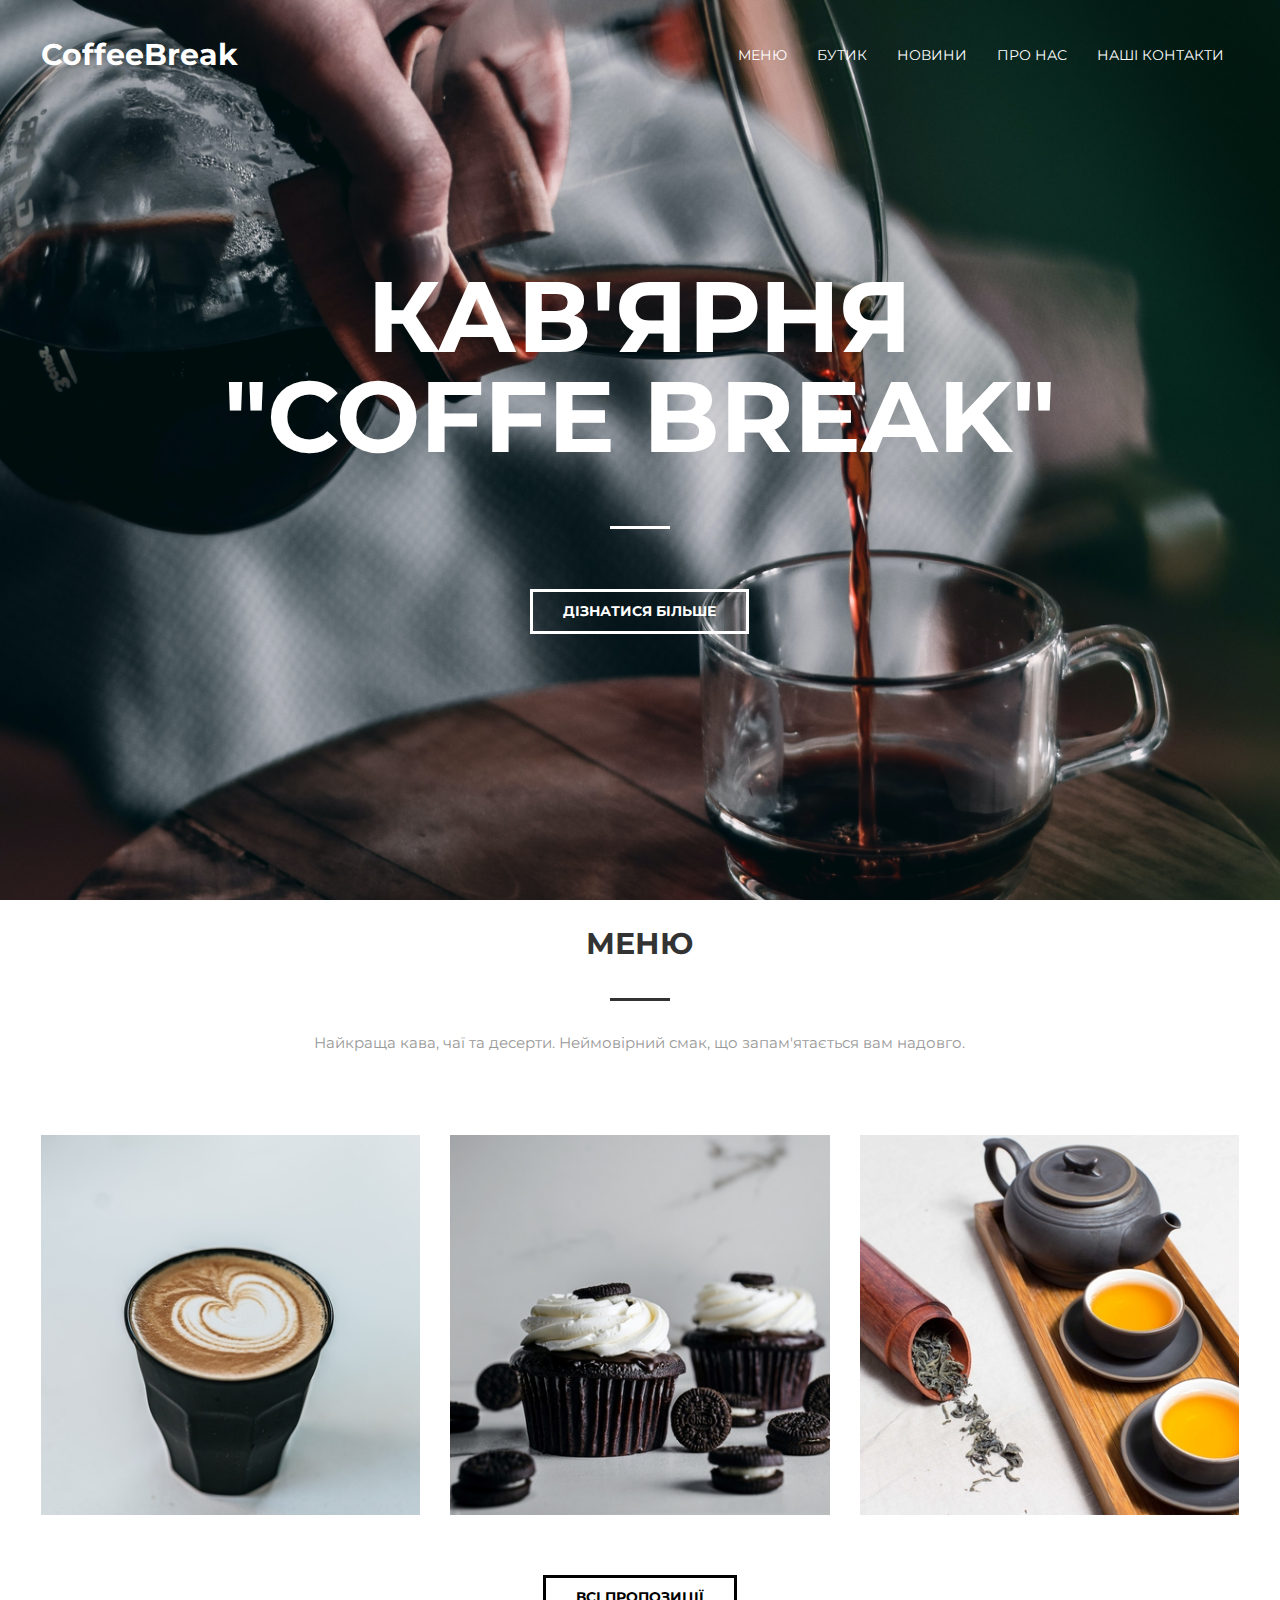
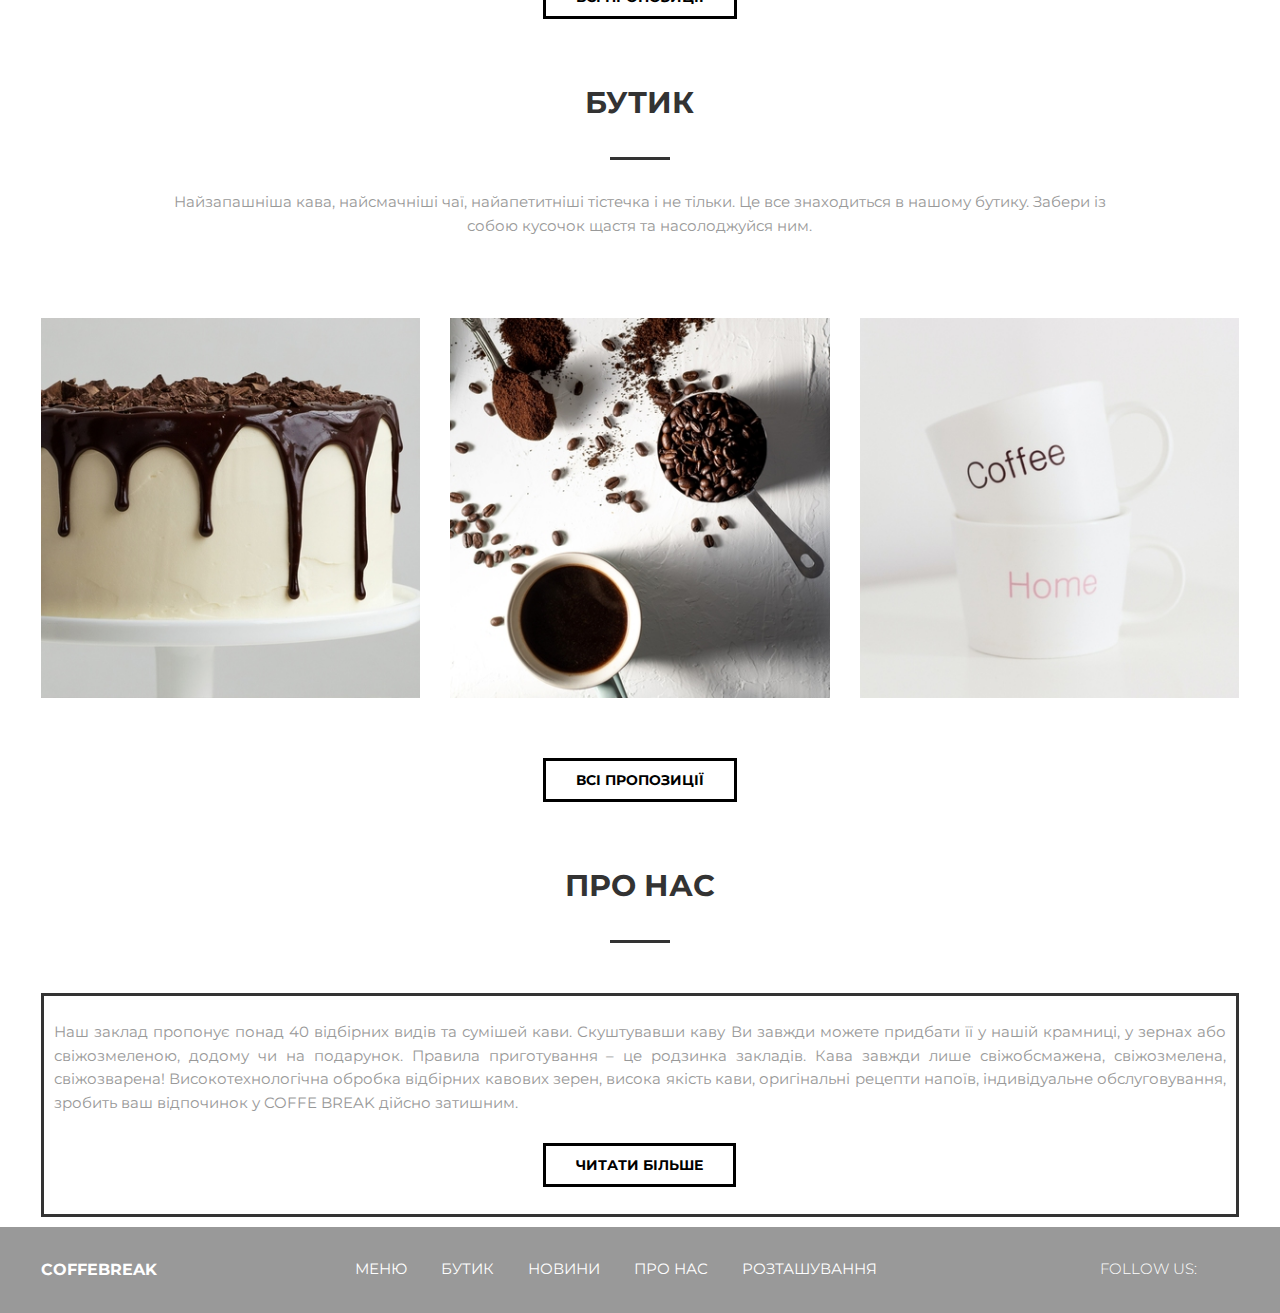
<file: index.html>
<!DOCTYPE html>
<html lang="en">
<head>
    <meta charset="UTF-8">
    <meta name="viewport" content="width=device-width, initial-scale=1">
    <link rel="stylesheet" href="assets/css/style.css">
    <link href="https://fonts.googleapis.com/css?family=Kaushan+Script|Montserrat:400,700&amp;subset=cyrillic-ext" rel="stylesheet">
    <link rel="stylesheet" href="https://use.fontawesome.com/releases/v5.0.8/css/all.css" integrity="sha384-3AB7yXWz4OeoZcPbieVW64vVXEwADiYyAEhwilzWsLw+9FgqpyjjStpPnpBO8o8S" crossorigin="anonymous">
    <title>CoffeBreak</title>
</head>
<body>

 

<header class="header">
    <div class="container">
        <div class="header__inner">
            <div class="header__logo">CoffeeBreak</div>

            <nav class="nav">
                <!-- /.Випадаюче меню -->
                <ul class="nav__list">
                    <li>
                <a class="nav__link" href="menu.html">Меню</a>
                   <ul class="sub-menu__list">
                    <li>
                        <a href="" class="sub-menu__link">Наша кава</a>

                       
                    </li>

                      <li>
                        <a href="" class="sub-menu__link">Десерти</a>
                    </li>
                      <li>
                        <a href="" class="sub-menu__link">Чайні напої</a>
                    </li>
                   </ul>

                    </li>
             <li>   <a class="nav__link" href="#">Бутик</a>
                        <ul class="sub-menu__list">
                    <li>
                        <a href="" class="sub-menu__link">Кава в зернах</a>
                    </li>
                      <li>
                        <a href="" class="sub-menu__link">Торти</a>
                    </li>
                      <li>
                        <a href="" class="sub-menu__link">Сувеніри</a>
                    </li>
                   </ul>
                </li>
                
                <a class="nav__link" href="#">Новини</a>
                <a class="nav__link" href="#">Про нас</a>
                <a class="nav__link" href="about.html">Наші контакти</a>
               </ul>
            </nav>

            

             <div class="hamburger-menu">
                  <input id="menu__toggle" type="checkbox" />
                    <label class="menu__btn" for="menu__toggle">
                <span></span>
                 </label>
               <ul class="menu__box">
                    <li><a class="menu__item" href="menu.html">Меню</a></li>
                    <li><a class="menu__item" href="#">Бутик</a></li>
                    <li><a class="menu__item" href="#">Новини</a></li>
                    <li><a class="menu__item" href="#">Про нас</a></li>
                    <li><a class="menu__item" href="about.html">Наші контакти</a>
                    </li>
                    </ul>
       </div>

        </div>
    </div>
</header>

      

<div class="intro">
         <div class="container">
        <div class="intro__inner">
            
            <h1 class="intro__title">Кав'ярня</h1>
            <h3 class="intro__titlee">"Coffe Break"</h3>

            <a class="btn" href="#">Дізнатися більше</a>
        </div>
    </div>


 </div>

  <section class="section">
      <div class="container">
          <div class="section__header">
            
            <h2 class="section__title">Меню</h2>
            <div class="section__text">
                <p>Найкраща кава, чаї та десерти. Неймовірний смак, що запам'ятається вам надовго.</p>
            </div>
        </div>

        <div class="card">
            <div class="card__item">
                <div class="card__inner">
                    <div class="card__img">
                        <img src="assets/images/obrobkacofe.jpg" alt="" >
                    </div>
                    <div class="card__text">Наша кава</div>
                </div>
            </div>


            <div class="card__item">
                <div class="card__inner">
                    <div class="card__img">
                        <img src="assets/images/obrobkatistechko.jpg" alt="" >
                    </div>
                    <div class="card__text">Фірмові десерти</div>
                </div>
            </div>

            <div class="card__item">
                <div class="card__inner">
                    <div class="card__img">
                        <img src="assets/images/obrobkatea.jpg" alt="" >
                    </div>
                    <div class="card__text">Наші чаї</div>
                </div>
            </div>

        </div>

        <div class="button">
            <a class="btnmenu" href="#">Всі пропозиції</a>
        </div>

        <div class="section__header">
            
            <h2 class="section__title">Бутик</h2>
            <div class="section__text">
                <p>Найзапашніша кава, найсмачніші чаї, найапетитніші тістечка і не тільки. Це все знаходиться в нашому бутику. Забери із собою кусочок щастя та насолоджуйся ним.</p>
            </div>
        </div>

        <div class="card">
            <div class="card__item">
                <div class="card__inner">
                    <div class="card__img">
                        <img src="assets/images/obrobkacake.jpg" alt="" >
                    </div>
                    <div class="card__text">Торти на замовлення</div>
                </div>
            </div>

            <div class="card__item">
                <div class="card__inner">
                    <div class="card__img">
                        <img src="assets/images/obrobkakava.jpg" alt="" >
                    </div>
                    <div class="card__text">Наша кава в зернах</div>
                </div>
            </div>

            <div class="card__item">
                <div class="card__inner">
                    <div class="card__img">
                        <img src="assets/images/obrobkasouvenirs.jpg" alt="" >
                    </div>
                    <div class="card__text">Сувеніри</div>
                </div>
            </div>

        </div>

        <div class="button">
            <a class="btnmenu" href="#">Всі пропозиції</a>
        </div>
        <div class="section__header">
            <h2 class="section__title">Про нас</h2>
        </div>
        <div class="about">
            <div class="about__item">
                 <img class="about_img" src="assets/images/last.jpg" alt="" >
            </div>
            <div class="about__itemm">
                <div class="accordion">
                    <div class="accordion_itemm">
                        <div class="accordion_content">
                            <p>
                                Наш заклад пропонує понад 40 відбірних видів та сумішей кави. Скуштувавши каву Ви завжди можете придбати її у нашій крамниці, у зернах або свіжозмеленою, додому чи на подарунок. Правила приготування – це родзинка закладів. Кава завжди лише свіжобсмажена, свіжозмелена, свіжозварена! Високотехнологічна обробка відбірних кавових зерен, висока якість кави, оригінальні рецепти напоїв, індивідуальне обслуговування, зробить ваш відпочинок у COFFE BREAK дійсно затишним.
                            </p>
                        </div>
                        <div class="buttonn">
                             <a class="btnmenu" href="#">Читати більше</a>
                        </div>
                    </div>
                </div>

            </div> </div>
                 <!--
            <div class="section__header">
            <h2 class="section__title">Наша атмосфера</h2>
            </div>
             -->
      </div> <!-- /.container -->
         <!-- /.  Відео 
         <div class="introoo">
                <div class="video">
                     <video class="video_media" src="assets/images/video1280.mp4" autoplay muted loop></video>
                </div>
                
        </div>
              Відео -->
  </section>

  
  <footer class="footer">
      <div class="container">
          <div class="footer_inner">
                  <div class="footer_logo">CoffeBreak</div>       
            <nav class="navv">
                <a class="navv__link" href="#">Меню</a>
                <a class="navv__link" href="#">Бутик</a>
                <a class="navv__link" href="#">Новини</a>
                <a class="navv__link" href="#">Про нас</a>
                <a class="navv__link" href="#">Розташування</a>
            </nav>
                  <div class="footer_social-content">
                      Follow Us:
                        <a href="#" target="_blank">
                            <i class="fab fa-facebook-f"></i>
                        </a>
                        <a href="#" target="_blank">
                            <i class="fab fa-telegram-plane"></i>
                        </a>
                        <a href="#" target="_blank">
                            <i class="fab fa-instagram"></i>
                        </a>
                   </div>
          </div>
      </div>
  </footer> 


</body>
</html>
</file>
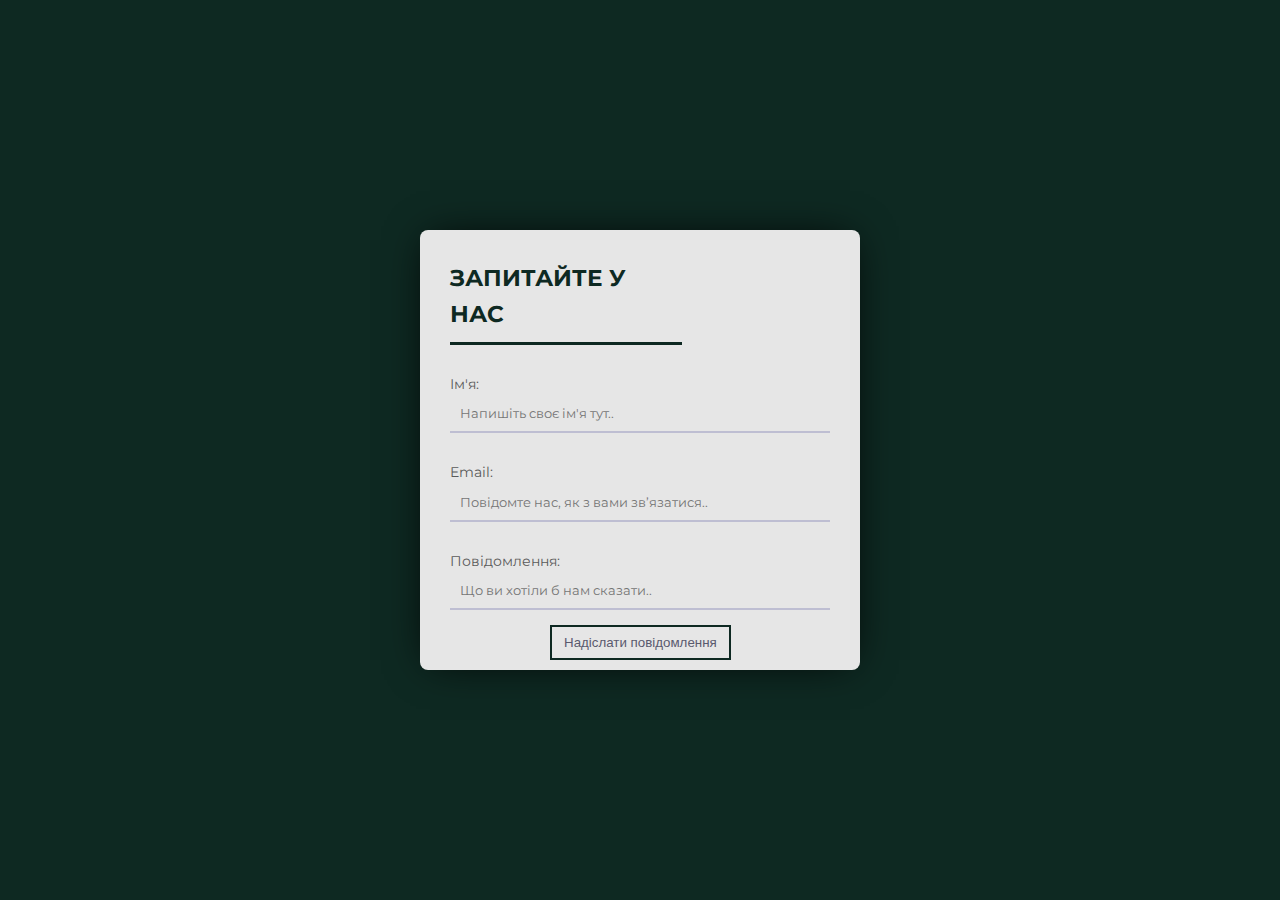
<file: about.html>
<!DOCTYPE html>
<html lang="en">
<head>
	<meta charset="UTF-8">
	<meta name="viewport" content="width=device-width, initial-scale=1.0">
	<link rel="stylesheet" href="assets/css/about.css">
	<link href="https://fonts.googleapis.com/css?family=Kaushan+Script|Montserrat:400,700&amp;subset=cyrillic-ext" rel="stylesheet">
	<title>Контакти</title>
</head>
<body>



     <div class="introoo">
    <div class="container"> 

	<form class="form">
  <h2>ЗАПИТАЙТЕ У НАС</h2>
  <p type="Ім'я:"><input placeholder="Напишіть своє ім'я тут.."></input></p>
  <p type="Email:"><input placeholder="Повідомте нас, як з вами зв’язатися.."></input></p>
  <p type="Повідомлення:"><input placeholder="Що ви хотіли б нам сказати.."></input></p>
  <button>Надіслати повідомлення</button>
         <!-- 
  <div>
    <span class="fa fa-phone"></span>(+380)99-999-9999
    <span class="fa fa-envelope-o"></span> coffebreak@gmail.com
  </div>
        /.container -->
  </form>
    </div>

     </div>




	
</body>
</html>
</file>
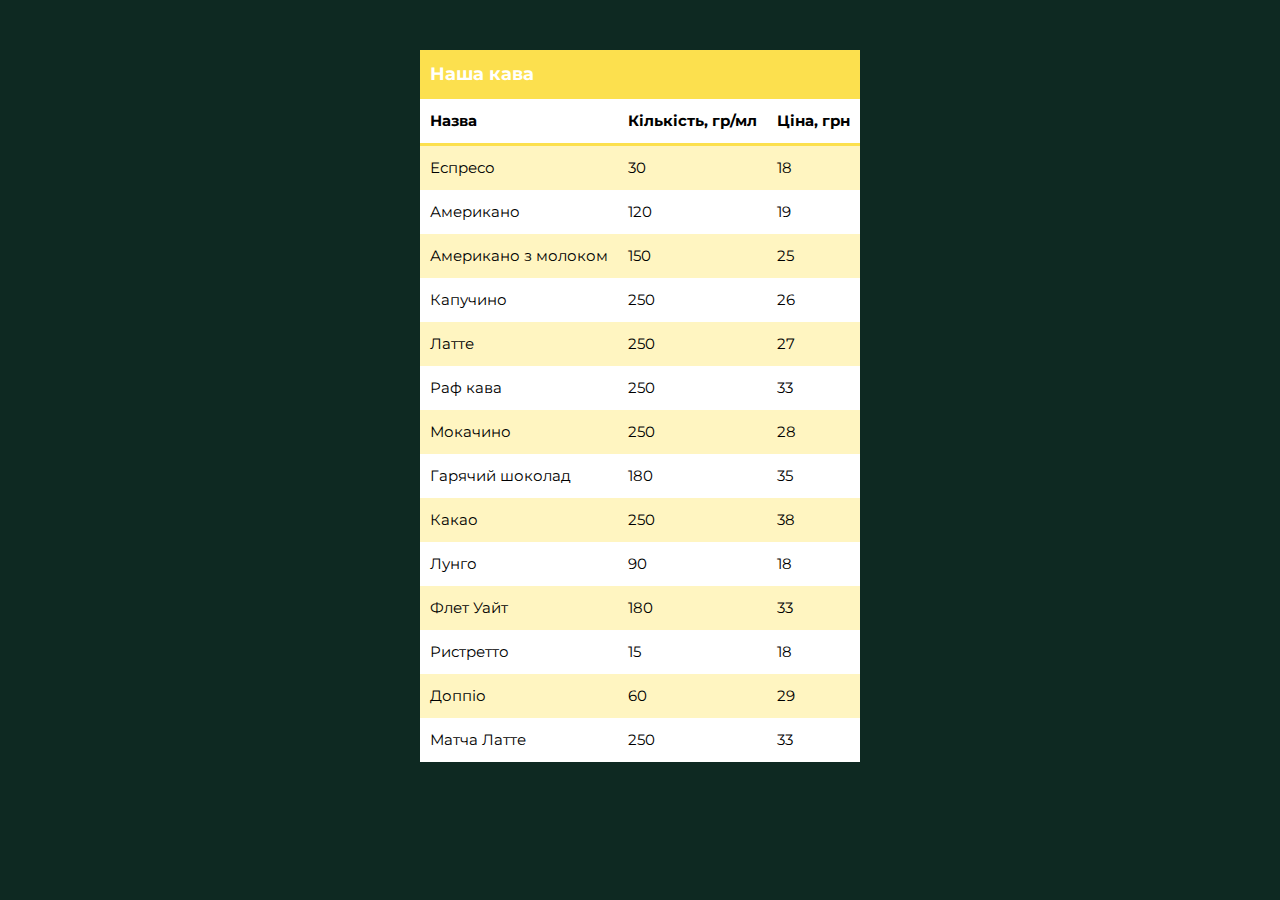
<file: menu.html>
<!DOCTYPE html>
<html lang="en">
<head>
	<meta charset="UTF-8">
	<meta name="viewport" content="width=device-width, initial-scale=1.0">
	<link rel="stylesheet" href="assets/css/menu.css">
	<link href="https://fonts.googleapis.com/css?family=Kaushan+Script|Montserrat:400,700&amp;subset=cyrillic-ext" rel="stylesheet">
	<title>Меню</title>
</head>
<body>


<div class="container">
	<table>
  <caption>
    Наша кава
  </caption>
  <tr>
    <th>Назва</th>
    <th>Кількість, гр/мл</th>
    <th>Ціна, грн</th>
  </tr>
  <tr>
    <td>Еспресо</td><td>30</td>
    <td>18</td>
  </tr>
  <tr>
    <td>Американо</td>
    <td>120</td>
    <td>19</td>
  </tr>
  <tr>
    <td>Американо з молоком</td>
    <td>150</td>
    <td>25</td>
  </tr>
  <tr>
    <td>Капучино</td>
    <td>250</td>
    <td>26</td>
  </tr>
  <tr>
    <td>Латте</td>
    <td>250</td>
    <td>27</td>
  </tr>
    <tr>
    <td>Раф кава</td>
    <td>250</td>
    <td>33</td>
  </tr>
    <tr>
    <td>Мокачино</td>
    <td>250</td>
    <td>28</td>
  </tr>
    <tr>
    <td>Гарячий шоколад</td>
    <td>180</td>
    <td>35</td>
  </tr>
      <tr>
    <td>Какао</td>
    <td>250</td>
    <td>38</td>
  </tr>
     <tr>
    <td>Лунго</td>
    <td>90</td>
    <td>18</td>
  </tr>
        <tr>
    <td>Флет Уайт</td>
    <td>180</td>
    <td>33</td>
  </tr>
        <tr>
    <td>Ристретто</td>
    <td>15</td>
    <td>18</td>
  </tr>
        <tr>
    <td>Доппіо</td>
    <td>60</td>
    <td>29</td>
  </tr>
        <tr>
    <td>Матча Латте</td>
    <td>250</td>
    <td>33</td>
  </tr>
</table>

</div>
	
</body>
</html>
</file>
<file: assets/css/style.css>
body {
    margin: 0;
    font-family: 'Montserrat', sans-serif;

    font-size: 15px;
    line-height: 1.6;
    color: #333;
}

*,
*:before,
*:after {
    box-sizing: border-box;
}

h1, h2, h3, h4, h5, h6 {
    margin: 0;
}


/* Container */
.container {
    width: 96%;
    max-width: 1230px;
    padding: 0 15px;
    margin: 0 auto;
}




/* Intro */
.intro {
    display: flex;
    flex-direction: column;
    justify-content: center;
    width: 100%;
    height: 100vh;
    min-height: 820px;



    background: url("../images/fon7.jpg") center no-repeat;
    -webkit-background-size: cover;
    background-size: cover;
}
/*
.introoo {
    max-height: 100vh; /*висоту блоку рівна зоні нашого перегляду
    overflow: hidden;
    position: relative;
    margin-bottom: 50px;

}*/


.intro__inner {
    width: 100%;
    max-width: 880px;
    margin: 0 auto;

    text-align: center;
}


.intro__title {
    color: #FFFFFF;
    font-size: 100px;
    font-weight: 700;
    text-transform: uppercase;

    line-height: 1;
}
.intro__titlee {
    color: #FFFFFF;
    font-size: 100px;
    font-weight: 700;
    text-transform: uppercase;

    line-height: 1;
}

.intro__titlee:after {
    content: "";
    display: block;
    width: 60px;
    height: 3px;
    margin: 60px auto;

    background-color: #fff;
}


/* Header */
.header {
    width: 100%;
    padding-top: 30px;

    position: absolute;
    top: 0;
    left: 0;
    right: 0;
    z-index: 1000;
}

/*
.header.fixed {
    background-color: #0E2922;
    box-shadow: 0 3px 10px rgba(0, 0, 0, 0.2); тінь для шапки

    position: fixed;
    top: 0;
    left: 0;
    right: 0;

    transform: translate3d(0, 0, 0);
}

.header.active {
    background-color: #0E2922;
}
*/


.header__inner {
    display: flex;
    justify-content: space-between;
    align-items: center;
}

.header__logo {
    font-size: 30px;
    font-weight: 700;
    color: #fff;
}


/*Випадаюче меню*/

.nav__list {
    display: flex;

}

.nav__list a{
    text-decoration: none;
}

.nav__list li{
    list-style: none;
    position: relative;


}
.nav__list>li:hover .sub-menu__list {
    display: block;

}

.sub-menu__list {
    position: absolute;
    min-width: 140px;
    display: none;
    

    left: 0;
    padding: 5px 0px 0px 0px;
    
}

.sub-menu__list>li{
     background-color: #0E2922;
}

.sub-menu__link {
    color: #fff;
    font-size: 14px;
    display: inline-block;
    padding: 5px 8px;
   
}


.sub-menu__link:hover {
    width: 100%;
   background-color: #245F4F;
}

.sub-menu__link:hover:after,
.sub-menu__link.active:after {
    opacity: 1;


}

/*
 .sub-menu__link:after {
    content: "";
    display: block;
    width: 100%;
    height: 3px;

    background-color: #fff;
    opacity: 0;

    position: absolute;
    top: 100%;
    left: 0;
    z-index: 1;

    transition: opacity .1s linear;
}*/

 /*
.sub-sub-menu__link {
    color: #fff;
    text-align: justify;
}*/

/*
.form{
    width:340px;
    height:440px;
    background:#e6e6e6;
    border-radius:8px;
    box-shadow:0 0 40px -10px #000;
    margin:calc(50vh - 220px) auto;
    padding:20px 30px;
    max-width:calc(100vw - 40px);
    box-sizing:border-box;
    font-family:'Montserrat',sans-serif;position:relative
}
h5{
    margin:10px 0;
    padding-bottom:10px;
    width:180px;
    color:#78788c;
    border-bottom:3px solid #78788c
}
input{
    width:100%;
    padding:10px;
    box-sizing:border-box;
    background:none;
    outline:none;
    resize:none;
    border:0;
    font-family:'Montserrat',sans-serif;transition:all .3s;
    border-bottom:2px solid #bebed2}
input:focus{
    border-bottom:2px solid #78788c
}
p:before{
    content:attr(type);
    display:block;
    margin:28px 0 0;
    font-size:14px;color:#5a5a5a
}
button{
    float:right;padding:8px 12px;
    margin:8px 0 0;font-family:'Montserrat',sans-serif;
    border:2px solid #78788c;
    background:0;
    color:#5a5a6e;
    cursor:pointer;
    transition:all .3s}
button:hover{background:#78788c;color:#fff}
div{content:'Hi';
    position:absolute;
    bottom:-15px;
    right:-20px;
    background:#50505a;
    color:#fff;
    width:320px;
    padding:16px 4px 16px 0;
    border-radius:6px;
    font-size:13px;
    box-shadow:10px 1
}

*/





/* Nav */
.nav {
    font-size: 14px;
    text-transform: uppercase;
}

.nav__link {
    display: inline-block;
    vertical-align: top;
    margin: 0 15px;
    position: relative;

    color: #fff;
    text-decoration: none;

    transition: color .1s linear;
}

.nav__link:after {
    content: "";
    display: block;
    width: 100%;
    height: 3px;

    background-color: #fff;
    opacity: 0;

    position: absolute;
    top: 100%;
    left: 0;
    z-index: 1;

    transition: opacity .1s linear;
}

.nav__link:hover {
    color: #fff;
}

.nav__link:hover:after,
.nav__link.active:after {
    opacity: 1;
}


.navv {
    font-size: 15px;
    width: 50%;
   text-transform: uppercase;



}

.navv__link {
    display: inline-block;
    vertical-align: top;
    margin: 0 15px;
    position: relative;

    color: #fff;
    text-decoration: none;

    transition: color .1s linear;
}

.navv__link:after {
    content: "";
    display: block;
    width: 100%;
    height: 3px;

    background-color: #fff;
    opacity: 0;

    position: absolute;
    top: 100%;
    left: 0;
    z-index: 1;

    transition: opacity .1s linear;
}

.navv__link:hover {
    color: #fff;
}

.navv__link:hover:after,
.navv__link.active:after {
    opacity: 1;
}


  /*Nav_toggle*/

.nav-toggle {
    width: 30px;
    padding: 10px 0;
    display: none;

    font-size: 0;
    color: transparent;

    border: 0;
    background: none;
    cursor: pointer;

    position: absolute;
    top: 25px;
    right: 30px;
    z-index: 1;
}

.nav-toggle__item {
    display: block;
    width: 100%;
    height: 3px;

    background-color: #fff;

    position: absolute;
    top: 0;
    right: 0;
    bottom: 0;
    left: 0;
    margin: auto;

    transition: background .2s linear;
}

.nav-toggle.active .nav-toggle__item {
    background: none;
}

.nav-toggle__item:before,
.nav-toggle__item:after {
    content: "";
    width: 100%;
    height: 3px;

    background-color: #fff;

    position: absolute;
    left: 0;
    z-index: 1;

    transition: transform .2s linear;
}

.nav-toggle__item:before {
    top: -8px;
}

.nav-toggle__item:after {
    bottom: -8px;
}



/*Перетворення ліній у хрестик!!!забрати*/
.nav-toggle.active .nav-toggle__item:before {
    transform-origin: left top;
    transform: rotate(45deg) translate3d(0px, -2px, 0)
}

.nav-toggle.active .nav-toggle__item:after {
    transform-origin: left bottom;
    transform: rotate(-45deg) translate3d(0px, 3px, 0);
}

/* Button */
.btn {
    display: inline-block;
    vertical-align: top;
    padding: 8px 30px;

    border: 3px solid #fff;

    font-size: 14px;
    font-weight: 700;
    color: #fff;
    text-transform: uppercase;
    text-decoration: none;

    transition: background .1s linear, color .1s linear;
}

.btn:hover {
    background-color: #fff;
    color: #333;
}


.button{
    width: 100%;
    max-width: 880px;
    margin: 60px auto;

    text-align: center;
}

.buttonn{
    margin: 27px auto;
    text-align: center;
}


.btnmenu {
    display: inline-block;
    vertical-align: top;
    padding: 8px 30px;

    border: 3px solid #000000;

    font-size: 14px;
    font-weight: 700;
    color: #000000;
    text-transform: uppercase;
    text-decoration: none;

    transition: background .1s linear, color .1s linear;
}

.btnmenu:hover {
    background-color: #000000;
    color: #FFFFFF;
}



/




/* Section */
.section {
    padding: 80px 0;
}

.section__header {
    width: 100%;
    max-width: 950px;
    margin: 0 auto 50px;

    text-align: center;
}


.section__title {
    font-size: 30px;
    font-weight: 700;
    color: #333;
    text-transform: uppercase;
    text-align: center;
    margin-top: 20px;

    transition: transform .6s linear;
   
}

.section__title:after {
    content: "";
    display: block;
    width: 60px;
    height: 3px;
    margin: 30px auto;

    background-color: #333;
}

.section__title:hover {
  /*  transform: translate3d(-10px, -10px, 0) scale(0.5) rotate(-360deg);*/
  
    transform: scale3d(1.35, 1.35, 1.35) ;
 /*   transform:  rotateY(-180deg);*/
    
}







.section__text {
    font-size: 15px;
    color: #999;
}

/* Card */
.card {
    margin: 80px -15px 0;
    display: flex;
    justify-content: space-between;
}

.card__item {
    width: 33,33333%;
    padding: 0 15px;
}

/*
  анімація на картинки*/

.card__inner {
    position: relative;
    background-color: #C9A35A;
}

  
.card__inner:hover .card__img {
    transform: translate3d(-10px, -10px, 0);
}

.card__inner:hover .card__img img {
    opacity: .1;
}

.card__inner:hover .card__text {
    opacity: 1;
}

.card__img {
     
  background: linear-gradient(to bottom, #5C3F1A, #865B24);
  transition: transform .4s linear;
}

.card__img img {
    display: block;
    max-width: 100%;
    height: auto;
    transition: opacity .1s linear;
}

.card__text {
    width: 100%;

    font-size: 18px;
    color: #fff; 
    text-transform: uppercase;
    font-weight: 700;
    text-align: center;
    opacity: 0;

    position: absolute;
    top: 50%;
    left: 0;
    z-index: 2;
    transform: translate3d(0, -50%, 0);

    transition: opacity .2s linear;
}

.card__info {  /* забрати */
    margin-top: 20px;

    text-align: center;
}

.card__name { /* забрати */
    margin-bottom: 5px;
    float: 
    font-size: 14px;
    color: #333;
    text-transform: uppercase;
}
/*
.card__prof {
    font-size: 15px;
    font-style: italic;
    font-weight: 300;
    color: #999;
}
*/

/*Про нас - About*/

.about {
    display: flex;
    margin: 0 -15px;
}

.about__item {
    width: 40%;
    padding: 0 15px;
}
.about__itemm {
    width: 60%;
   padding: 0 15px;
}

.about_img {
    display: block;
    width: 100%;
    height: auto;
    margin-bottom: 30px;
}



/*Accordion*/
.accordion_itemm {
    margin-bottom: 10px;
    border: 3px solid #333;
}

.accordion_content {
    padding: 10px 10px 0px 10px; /* змінити 77 пікселя, коли бкде ще текст*/
    font-size: 14.89px;
    color: #999;
    text-align:justify;

 /*   text-align:center;*/ /*текст по центру*/

}

/*footer*/
.footer {
    padding-top: 30px;
    padding-bottom: 30px;
    background-color: #999; 
}

.footer_inner{
    display: flex;
}


.footer_logo {
    font-size: 16px;
    font-weight: 700;
    color: #fff;
    width: 25%;
    text-transform: uppercase;
}
/*
.footer_menu {
    font-size: 18px;
    font-weight: 500;
    color: #fff;
    
   text-align:center;
    
}*/


/*
.footer_col2{
   position: relative;
    top: 0;
    left: 100;
    z-index: 1;
    text-align:center;
    
} */


.footer_social-content {
    font-size: 15px;
    font-weight: 300;
    color: #fff;
    text-align: end;
    width: 25%;
    text-transform: uppercase;
    
}


.footer_social-content a {
    display: inline-block;
    vertical-align: middle;
    margin-left: 10px;

    font-size: 15px;
    color: #fff;
}

/*  

.nav-toggle {
    width: 30px;
    padding: 10px 0;
    display: none;

    font-size: 0;
    color: transparent;

    border: 0;
    background: none;
    cursor: pointer;

    position: absolute;
    top: 25px;
    right: 30px;
    z-index: 1;
}

.nav-toggle__item {
    display: block;
    width: 100%;
    height: 3px;

    background-color: #fff;

    position: absolute;
    top: 0;
    right: 0;
    bottom: 0;
    left: 0;
    margin: auto;

    transition: background .2s linear;
}

.nav-toggle.active .nav-toggle__item {
    background: none;
}

.nav-toggle__item:before,
.nav-toggle__item:after {
    content: "";
    width: 100%;
    height: 3px;

    background-color: #fff;

    position: absolute;
    left: 0;
    z-index: 1;

    transition: transform .2s linear;
}

.nav-toggle__item:before {
    top: -8px;
}

.nav-toggle__item:after {
    bottom: -8px;
}*/





#menu__toggle {
  opacity: 0;

}


/* кнопка */
.menu__btn {
  display: flex; 
  align-items: center;  
  position: absolute;
  top: 15px;
  right: 30px;
  width: 26px;
  height: 26px;
  cursor: pointer;
  z-index: 1;
}


/* "гамбургер" */

.menu__btn > span,
.menu__btn > span::before,
.menu__btn > span::after {
  display: block;
  position: absolute;
  width: 100%;
  height: 2px;
  background-color: #fff;
}
.menu__btn > span::before {
  content: '';
  top: -8px;
}
.menu__btn > span::after {
  content: '';
  top: 8px;
}


/* контейнер меню */
.menu__box {
  display: block;
  position: fixed;
  visibility: hidden;
  top: 0;
  left: -100%;
  width: 100%;
  height: auto;
  margin: 0;
  padding: 8px 0;
  list-style: none;
  text-align: center;
  background-color: #0E2922;
  box-shadow: 1px 0px 6px rgba(0, 0, 0, .2); /*тінь*/
}


/* елементи меню */
.menu__item {
  display: block;
  padding: 12px 24px;
  color: #fff;
  text-decoration: none;
  font-size: 14px;
  text-transform: uppercase;
  
  
  
}
.menu__item:hover {
  background-color: #245F4F;
}
#menu__toggle:checked ~ .menu__btn > span {
  transform: rotate(45deg);
}
#menu__toggle:checked ~ .menu__btn > span::before {
  top: 0;
  transform: rotate(0);
}
#menu__toggle:checked ~ .menu__btn > span::after {
  top: 0;
  transform: rotate(90deg);
}
#menu__toggle:checked ~ .menu__box {
  visibility: visible;
  left: 0;
}



.introoo {
    max-height: 100vh; /*висоту блоку рівна зоні нашого перегляду*/
    overflow: hidden;
    position: relative;
    margin-bottom: 50px;

}
/*
.introoo:after{
    content: "";
    display: block;
    width: 100%;
    height: 100%;

 /*  background-color: rgba(0, 0, 0, 0.2); чорний

    position: absolute;
    top: 0;
    left: 0;
    z-index: 2;
}*/

.video {
    position: relative;
    padding-bottom: 56.25%;
    z-index: 1;


}


.video_media {
    width: 100%;
    height: auto;

    position: absolute;
    top:0;
    left: 0;


}
















@media (max-width: 1900px){
        .hamburger-menu {
        display:none;
    }

}


@media (max-width: 1280px) {
    
      /*About*/
   .about__item {
        display:none;

    }
    .about__itemm {
        flex-wrap: wrap;
        width: 100%;
    }


}


@media (max-width: 1230px) {

    /*Intro*/
 .intro__title {
        font-size: 90px;
    }
 .intro__titlee {
        font-size: 90px;
    }


    .navv {
        display: none;

    }
    .footer_logo {
        width: 50%;
    }

    .footer_social-content {
        width: 50%;
     }

}

@media(max-width: 990px) {
        /*Intro*/
 .intro__title {
        font-size: 80px;
    }
 .intro__titlee {
        font-size: 80px;
    }
 .header__logo { 
        font-size: 25px;
    }

      /*About*/
   .about__item {
        display:none;

    }
    .about__itemm {
        flex-wrap: wrap;
        width: 100%;
    }
     


}

@media (max-width: 790px) {

     .hamburger-menu {
        display: block;
     }

        /*Intro*/
   .intro {
        min-height: 550px;
     }

    .intro__title {
        font-size: 50px;
    }
    .intro__titlee {
         font-size: 50px;
    }

    /*Header*/
    .header {
        padding: 10px 0;

    }
 


    .intro__titlee:after {
        margin: 40px auto;
    }

    /* Nav */
    .nav {
        display: none;
       /* width: 100%;

        position: absolute;
        top: 100%;
        left: 0;
        text-align: center;

        background-color: #0E2922;*/
    }

    .nav__link {
        display: block;
        margin: 0;
        padding: 8px 20px;
    }


    .nav-toggle {
        top: 15px;
    }


    /*Logo*/
   .header__logo { 
        font-size: 20px;
    }

    /* Section */
    .section {
    padding: 40px 0;
    } 
    .section__title:after {
        margin: 20px auto;
    }
     /*Card*/

     .card {
        flex-wrap: wrap;
        margin-top: 30px;
        justify-content: center;
     }
    .card__item {
       width: 100%;
       max-width: 410px;
       margin-bottom: 30px;
    }
    .card__item:last-child {
        margin-bottom: 0;
    }
    .nav-toggle {
        display: block;
    }

    .introoo {
    margin-bottom: -20px;
    }

  



}


@media (max-width: 570px) {
        /*Intro*/
    .intro {
        max-height: 550px;
     }

  .intro__title {
        font-size: 30px;
    }
   .intro__titlee {
         font-size: 30px;
    }
    .header__logo { 
         font-size: 16px;
    }

    .intro__titlee:after {
        margin: 30px auto;
    }


    .introoo {
    margin-bottom: -20px;
    }
 /* Section */
    .section__title {
        font-size: 20px;
    }

    .section__header {
    margin: 0 auto 30px;
    }


     .accordion_content {
         font-size: 12.4px;
      /*  text-align:center;*/
      }


    .footer_logo {
    font-size: 10px;
    }
    .footer_social-content {
    font-size: 10px;
      }
      .footer_social-content a {
        font-size: 10px;
      }

    .footer {
    padding-top: 20px;
    padding-bottom: 20px;
}



}
</file>
<file: assets/css/about.css>
body {
    margin: 0;
    font-family: 'Montserrat', sans-serif;

    font-size: 15px;
    line-height: 1.6;
    color: #333;
    background:#0E2922;
}

*,
*:before,
*:after {
    box-sizing: border-box;
}

/* Container */
/*
.container {
    width: 96%;
    max-width: 1230px;
    padding: 0 15px;
    margin: 0 auto;
}
*/
/*
.introoo {
    display: flex;
    flex-direction: column;
    justify-content: center;
    width: 100%;
    height: 100vh;

	background: url("../images/fon7.jpg") center no-repeat;
    -webkit-background-size: cover;
    background-size: cover;
}
*/


.form{
	width:440px;
	height:440px;
	background:#e6e6e6;
	border-radius:8px;
	box-shadow:0 0 40px -10px #000;
	margin:calc(50vh - 220px) auto;
	padding:20px 30px;
	max-width:calc(100vw - 40px);
	box-sizing:border-box;
	/*font-family:'Montserrat',sans-serif;*/
	position:relative
}

h2{
	margin:10px 0;
	padding-bottom:10px;
	width:232px;
	color:#0E2922;
	border-bottom:3px solid #0E2922
}

input{
	width:100%;
	padding:10px;
	box-sizing:border-box;
	background:none;
	outline:none;
	resize:none;
	border:0;
	font-family:'Montserrat',sans-serif;
	transition:all .3s;
	border-bottom:2px solid #bebed2
}

input:focus{border-bottom:2px solid #78788c}

p:before{
	content:attr(type);
	display:block;
	margin:28px 0 0;
	font-size:14px;
	color:#5a5a5a
}

button{
	position: absolute;
	padding:8px 12px;
	text-align: center;
	margin: 0 100px;
     /*font-family:'Montserrat',sans-serif;*/
	border:2px solid #0E2922;
	background:0;
	color:#5a5a6e;
	cursor:pointer;
	transition:all .3s}

button:hover{
	background:#0E2922;
	color:#fff}


/*
div{
	
position:absolute;
display: block;
  position: fixed;
bottom: 10px;
right: 10px;
background:#50505a;
color:#fff;
width:320px;
padding:16px 4px 16px 0;
border-radius:6px;
font-size:13px;
box-shadow:10px 10px 40px -14px #000
}*/

span{margin:0 5px 0 15px}
</file>
<file: assets/css/menu.css>
body {
    margin: 0;
    font-family: 'Montserrat', sans-serif;

    font-size: 15px;
    line-height: 1.6;
    color: #333;
    background:#0E2922;
}

*,
*:before,
*:after {
    box-sizing: border-box;
}

/* Container */

.container {
    width: 100%;
    max-width: 470px;
    padding: 0 15px;
    margin: 50px auto;
   
    
}



table {
  /*font-family: "Lucida Sans Unicode", "Lucida Grande", Sans-Serif;*/
  border-collapse: collapse;
  color: #000000;
}
caption {
  padding: 10px;
  color: white;
  background: #FCE04E;
  font-size: 18px;
  text-align: left;
  font-weight: bold;
}
th {
  border-bottom: 3px solid #FCE04E;
  padding: 10px;
  text-align: left;
}
td {
  padding: 10px;
}
tr:nth-child(odd) {
  background: white;
}
tr:nth-child(even) {
  background: #FFF5C1;
}
</file>
